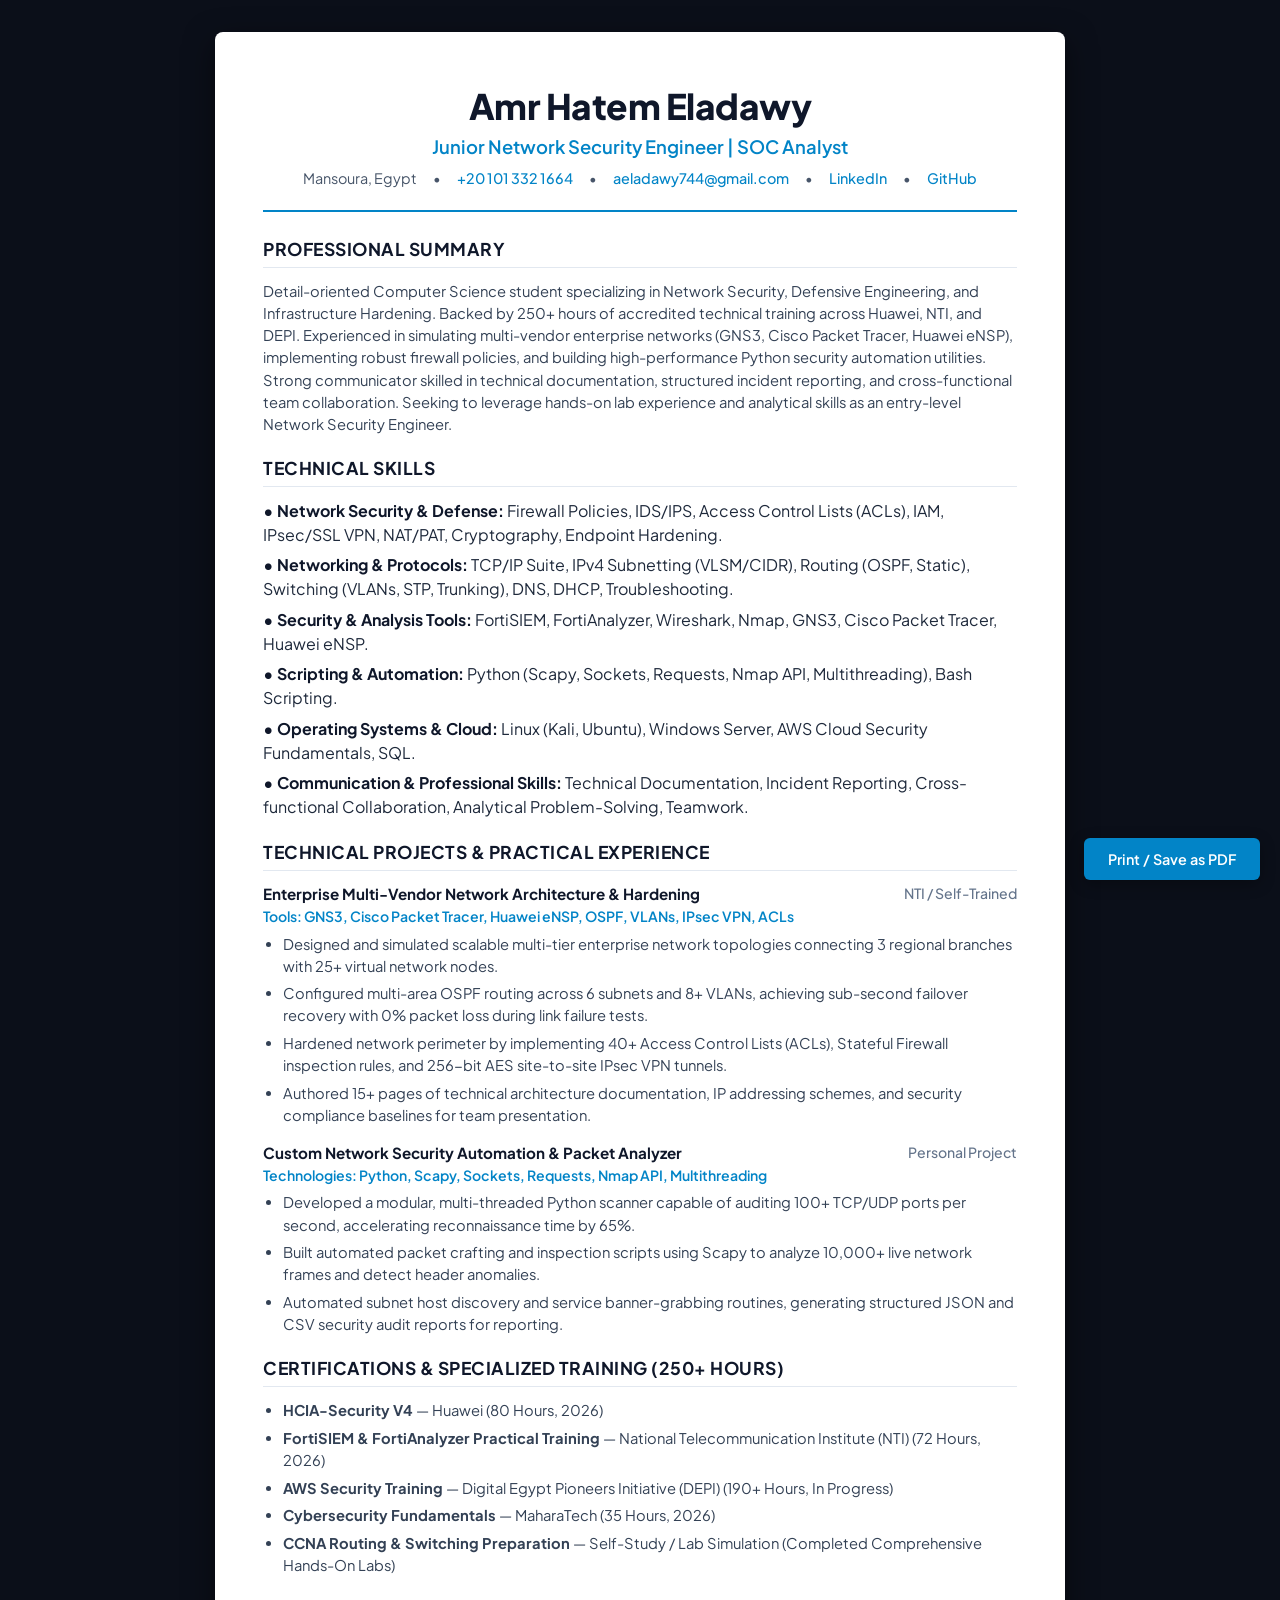
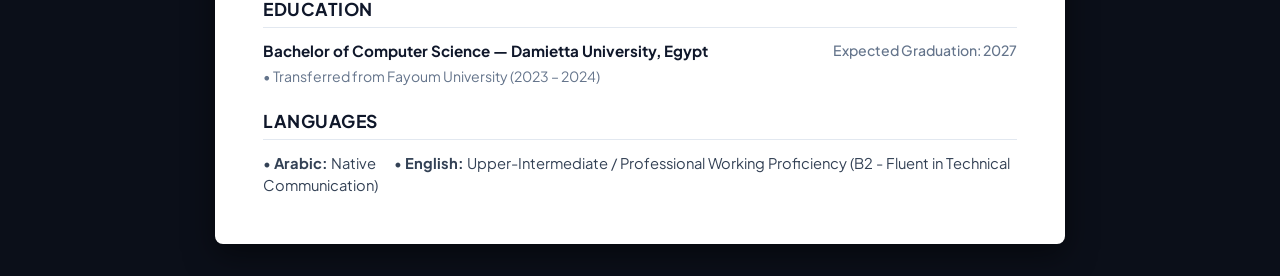
<file: assets/cv.html>
<!DOCTYPE html>
<html lang="en">
<head>
  <meta charset="UTF-8">
  <meta name="viewport" content="width=device-width, initial-scale=1.0">
  <title>Amr Hatem Eladawy - Resume / CV</title>
  <link rel="preconnect" href="https://fonts.googleapis.com">
  <link rel="preconnect" href="https://fonts.gstatic.com" crossorigin>
  <link href="https://fonts.googleapis.com/css2?family=Plus+Jakarta+Sans:wght@300;400;500;600;700;800&family=Fira+Code:wght@400;600&display=swap" rel="stylesheet">
  <style>
    * { margin: 0; padding: 0; box-sizing: border-box; }
    body {
      font-family: 'Plus Jakarta Sans', sans-serif;
      background-color: #0b0f19;
      color: #1e293b;
      line-height: 1.5;
      padding: 2rem 1rem;
      display: flex;
      justify-content: center;
    }
    .cv-page {
      background: #ffffff;
      width: 100%;
      max-width: 850px;
      padding: 3rem;
      border-radius: 8px;
      box-shadow: 0 10px 30px rgba(0,0,0,0.5);
    }
    .header {
      text-align: center;
      border-bottom: 2px solid #0284c7;
      padding-bottom: 1.25rem;
      margin-bottom: 1.5rem;
    }
    .name { font-size: 2.2rem; font-weight: 800; color: #0f172a; letter-spacing: -0.5px; }
    .title { font-size: 1.15rem; font-weight: 600; color: #0284c7; margin-bottom: 0.5rem; }
    .contact-line { font-size: 0.9rem; color: #475569; display: flex; justify-content: center; flex-wrap: wrap; gap: 1rem; }
    .contact-line a { color: #0284c7; text-decoration: none; font-weight: 500; }
    .section-title { font-size: 1.1rem; font-weight: 700; color: #0f172a; text-transform: uppercase; letter-spacing: 0.5px; border-bottom: 1.5px solid #e2e8f0; padding-bottom: 0.3rem; margin: 1.25rem 0 0.75rem 0; }
    p, li { font-size: 0.92rem; color: #334155; }
    ul { padding-left: 1.25rem; margin-top: 0.35rem; }
    li { margin-bottom: 0.35rem; }
    .job-header { display: flex; justify-content: space-between; font-weight: 700; color: #0f172a; font-size: 0.95rem; }
    .job-sub { font-size: 0.88rem; color: #0284c7; font-weight: 600; margin-bottom: 0.3rem; }
    .skill-cat { margin-bottom: 0.4rem; }
    .skill-cat strong { color: #0f172a; }
    .actions { position: fixed; bottom: 20px; right: 20px; display: flex; gap: 0.5rem; }
    .print-btn { background: #0284c7; color: #fff; border: none; padding: 0.75rem 1.5rem; border-radius: 6px; font-weight: 600; cursor: pointer; box-shadow: 0 4px 15px rgba(0,0,0,0.3); font-family: inherit; font-size: 0.9rem; }
    .print-btn:hover { background: #0369a1; }
    @media print {
      body { background: #fff; padding: 0; }
      .cv-page { box-shadow: none; padding: 0; max-width: 100%; }
      .actions { display: none; }
    }
  </style>
</head>
<body>
  <div class="cv-page">
    <div class="header">
      <h1 class="name">Amr Hatem Eladawy</h1>
      <div class="title">Junior Network Security Engineer | SOC Analyst</div>
      <div class="contact-line">
        <span>Mansoura, Egypt</span>
        <span>•</span>
        <a href="tel:+201013321664">+20 101 332 1664</a>
        <span>•</span>
        <a href="mailto:aeladawy744@gmail.com">aeladawy744@gmail.com</a>
        <span>•</span>
        <a href="https://linkedin.com/in/aeladawy744" target="_blank">LinkedIn</a>
        <span>•</span>
        <a href="https://github.com/aeladawy744" target="_blank">GitHub</a>
      </div>
    </div>

    <div class="section-title">Professional Summary</div>
    <p>Detail-oriented Computer Science student specializing in Network Security, Defensive Engineering, and Infrastructure Hardening. Backed by 250+ hours of accredited technical training across Huawei, NTI, and DEPI. Experienced in simulating multi-vendor enterprise networks (GNS3, Cisco Packet Tracer, Huawei eNSP), implementing robust firewall policies, and building high-performance Python security automation utilities. Strong communicator skilled in technical documentation, structured incident reporting, and cross-functional team collaboration. Seeking to leverage hands-on lab experience and analytical skills as an entry-level Network Security Engineer.</p>

    <div class="section-title">Technical Skills</div>
    <div class="skill-cat"><strong>• Network Security & Defense:</strong> Firewall Policies, IDS/IPS, Access Control Lists (ACLs), IAM, IPsec/SSL VPN, NAT/PAT, Cryptography, Endpoint Hardening.</div>
    <div class="skill-cat"><strong>• Networking & Protocols:</strong> TCP/IP Suite, IPv4 Subnetting (VLSM/CIDR), Routing (OSPF, Static), Switching (VLANs, STP, Trunking), DNS, DHCP, Troubleshooting.</div>
    <div class="skill-cat"><strong>• Security & Analysis Tools:</strong> FortiSIEM, FortiAnalyzer, Wireshark, Nmap, GNS3, Cisco Packet Tracer, Huawei eNSP.</div>
    <div class="skill-cat"><strong>• Scripting & Automation:</strong> Python (Scapy, Sockets, Requests, Nmap API, Multithreading), Bash Scripting.</div>
    <div class="skill-cat"><strong>• Operating Systems & Cloud:</strong> Linux (Kali, Ubuntu), Windows Server, AWS Cloud Security Fundamentals, SQL.</div>
    <div class="skill-cat"><strong>• Communication & Professional Skills:</strong> Technical Documentation, Incident Reporting, Cross-functional Collaboration, Analytical Problem-Solving, Teamwork.</div>

    <div class="section-title">Technical Projects & Practical Experience</div>
    <div style="margin-bottom: 1rem;">
      <div class="job-header">
        <span>Enterprise Multi-Vendor Network Architecture & Hardening</span>
        <span style="font-weight: 500; font-size: 0.88rem; color: #64748b;">NTI / Self-Trained</span>
      </div>
      <div class="job-sub">Tools: GNS3, Cisco Packet Tracer, Huawei eNSP, OSPF, VLANs, IPsec VPN, ACLs</div>
      <ul>
        <li>Designed and simulated scalable multi-tier enterprise network topologies connecting 3 regional branches with 25+ virtual network nodes.</li>
        <li>Configured multi-area OSPF routing across 6 subnets and 8+ VLANs, achieving sub-second failover recovery with 0% packet loss during link failure tests.</li>
        <li>Hardened network perimeter by implementing 40+ Access Control Lists (ACLs), Stateful Firewall inspection rules, and 256-bit AES site-to-site IPsec VPN tunnels.</li>
        <li>Authored 15+ pages of technical architecture documentation, IP addressing schemes, and security compliance baselines for team presentation.</li>
      </ul>
    </div>

    <div style="margin-bottom: 1rem;">
      <div class="job-header">
        <span>Custom Network Security Automation & Packet Analyzer</span>
        <span style="font-weight: 500; font-size: 0.88rem; color: #64748b;">Personal Project</span>
      </div>
      <div class="job-sub">Technologies: Python, Scapy, Sockets, Requests, Nmap API, Multithreading</div>
      <ul>
        <li>Developed a modular, multi-threaded Python scanner capable of auditing 100+ TCP/UDP ports per second, accelerating reconnaissance time by 65%.</li>
        <li>Built automated packet crafting and inspection scripts using Scapy to analyze 10,000+ live network frames and detect header anomalies.</li>
        <li>Automated subnet host discovery and service banner-grabbing routines, generating structured JSON and CSV security audit reports for reporting.</li>
      </ul>
    </div>

    <div class="section-title">Certifications & Specialized Training (250+ Hours)</div>
    <ul>
      <li><strong>HCIA-Security V4</strong> — Huawei (80 Hours, 2026)</li>
      <li><strong>FortiSIEM & FortiAnalyzer Practical Training</strong> — National Telecommunication Institute (NTI) (72 Hours, 2026)</li>
      <li><strong>AWS Security Training</strong> — Digital Egypt Pioneers Initiative (DEPI) (190+ Hours, In Progress)</li>
      <li><strong>Cybersecurity Fundamentals</strong> — MaharaTech (35 Hours, 2026)</li>
      <li><strong>CCNA Routing & Switching Preparation</strong> — Self-Study / Lab Simulation (Completed Comprehensive Hands-On Labs)</li>
    </ul>

    <div class="section-title">Education</div>
    <div class="job-header">
      <span>Bachelor of Computer Science — Damietta University, Egypt</span>
      <span style="font-weight: 500; font-size: 0.88rem; color: #64748b;">Expected Graduation: 2027</span>
    </div>
    <p style="margin-top: 0.2rem; font-size: 0.88rem; color: #64748b;">• Transferred from Fayoum University (2023 – 2024)</p>

    <div class="section-title">Languages</div>
    <p>• <strong>Arabic:</strong> Native &nbsp;&nbsp;&nbsp;&nbsp; • <strong>English:</strong> Upper-Intermediate / Professional Working Proficiency (B2 - Fluent in Technical Communication)</p>
  </div>

  <div class="actions">
    <button class="print-btn" onclick="window.print()">Print / Save as PDF</button>
  </div>
</body>
</html>
</file>
